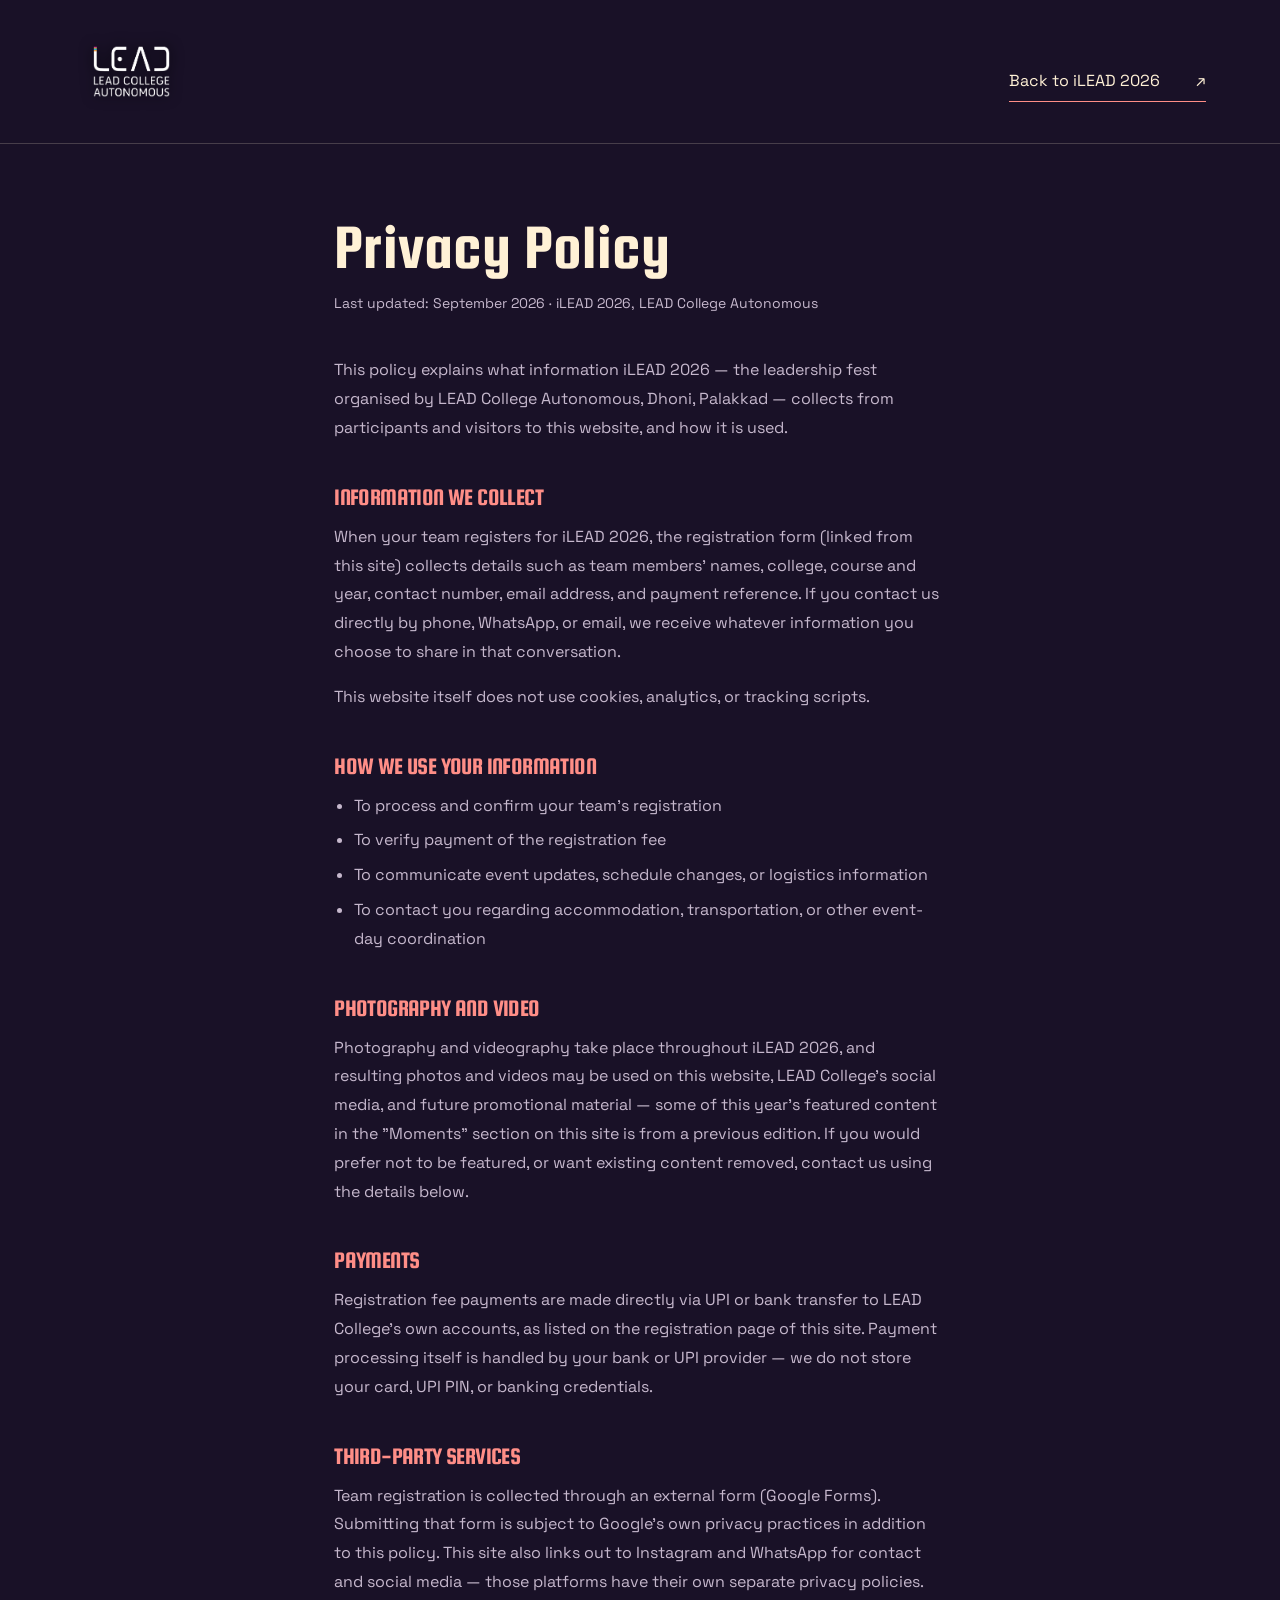
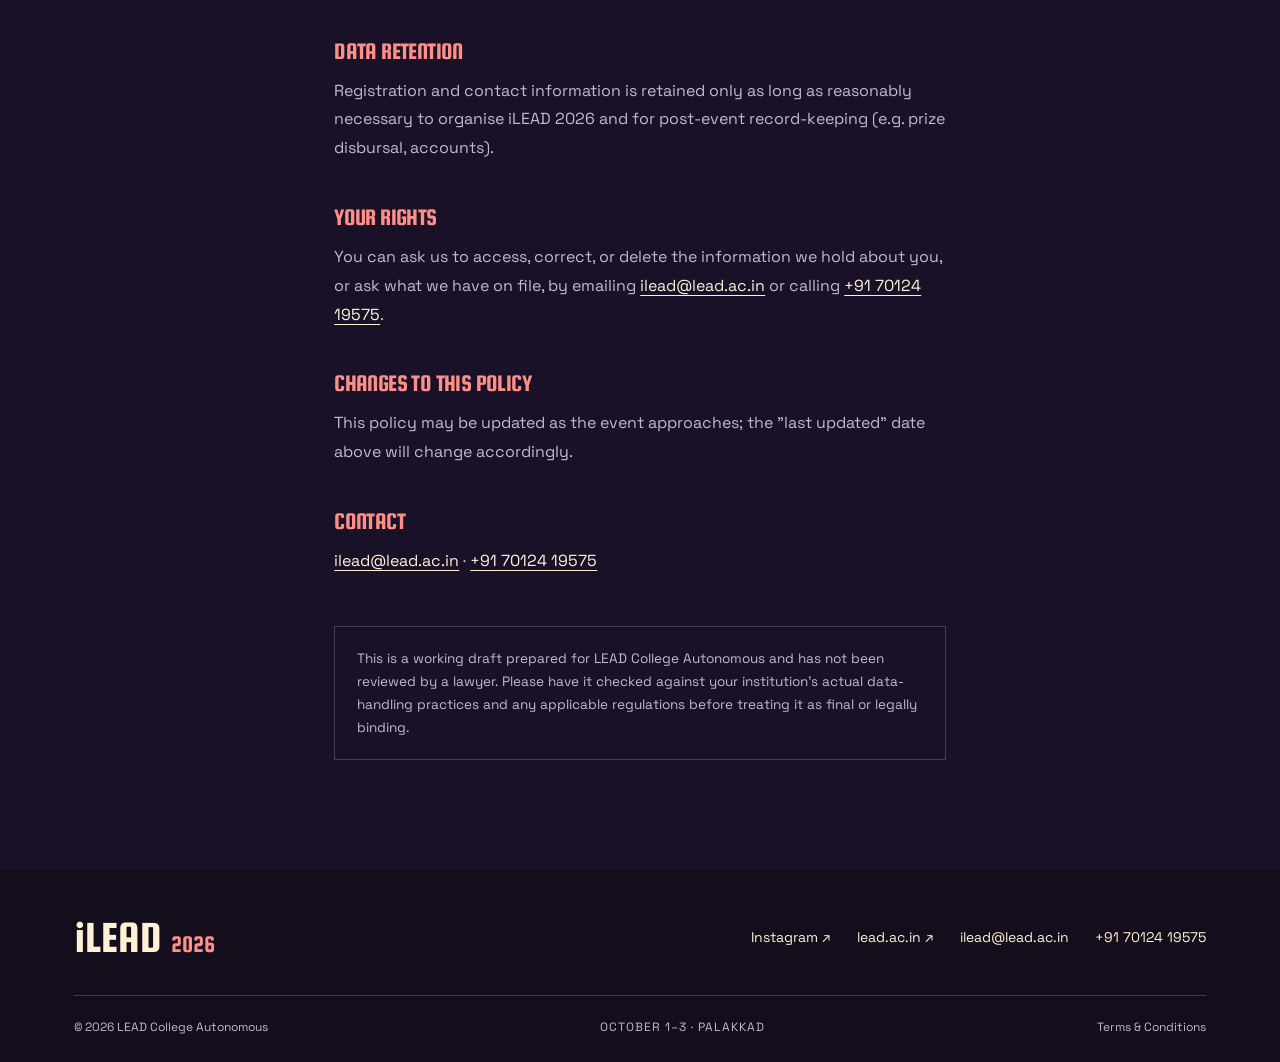
<file: privacy-policy.html>
<!doctype html>
<html lang="en">
<head>
  <meta charset="utf-8">
  <meta name="viewport" content="width=device-width, initial-scale=1">
  <meta name="theme-color" content="#191127">
  <title>Privacy Policy — iLEAD 2026</title>
  <meta name="description" content="Privacy policy for iLEAD 2026, LEAD College Autonomous's leadership fest, October 1–3, 2026.">
  <link rel="icon" type="image/svg+xml" href="data:image/svg+xml,%3Csvg xmlns='http://www.w3.org/2000/svg' viewBox='0 0 64 64'%3E%3Crect width='64' height='64' rx='14' fill='%23191127'/%3E%3Cpath d='M26 26h12v29H26z' fill='%23fff2d6'/%3E%3Ccircle cx='32' cy='15' r='7' fill='%23ff857d'/%3E%3C/svg%3E">
  <link rel="stylesheet" href="styles.css">
</head>
<body>
  <a class="skip-link" href="#main">Skip to content</a>
  <header class="legal-header">
    <a class="college-logo" href="index.html" aria-label="LEAD College Autonomous — back to iLEAD 2026"><img src="assets/lead-white.png" alt="LEAD College Autonomous" width="579" height="449"></a>
    <a class="text-link" href="index.html">Back to iLEAD 2026 <span aria-hidden="true">↗</span></a>
  </header>
  <main id="main" class="legal">
    <h1>Privacy Policy</h1>
    <p class="legal-updated">Last updated: September 2026 · iLEAD 2026, LEAD College Autonomous</p>

    <p>This policy explains what information iLEAD 2026 — the leadership fest organised by LEAD College Autonomous, Dhoni, Palakkad — collects from participants and visitors to this website, and how it is used.</p>

    <h2>Information we collect</h2>
    <p>When your team registers for iLEAD 2026, the registration form (linked from this site) collects details such as team members' names, college, course and year, contact number, email address, and payment reference. If you contact us directly by phone, WhatsApp, or email, we receive whatever information you choose to share in that conversation.</p>
    <p>This website itself does not use cookies, analytics, or tracking scripts.</p>

    <h2>How we use your information</h2>
    <ul>
      <li>To process and confirm your team's registration</li>
      <li>To verify payment of the registration fee</li>
      <li>To communicate event updates, schedule changes, or logistics information</li>
      <li>To contact you regarding accommodation, transportation, or other event-day coordination</li>
    </ul>

    <h2>Photography and video</h2>
    <p>Photography and videography take place throughout iLEAD 2026, and resulting photos and videos may be used on this website, LEAD College's social media, and future promotional material — some of this year's featured content in the "Moments" section on this site is from a previous edition. If you would prefer not to be featured, or want existing content removed, contact us using the details below.</p>

    <h2>Payments</h2>
    <p>Registration fee payments are made directly via UPI or bank transfer to LEAD College's own accounts, as listed on the registration page of this site. Payment processing itself is handled by your bank or UPI provider — we do not store your card, UPI PIN, or banking credentials.</p>

    <h2>Third-party services</h2>
    <p>Team registration is collected through an external form (Google Forms). Submitting that form is subject to Google's own privacy practices in addition to this policy. This site also links out to Instagram and WhatsApp for contact and social media — those platforms have their own separate privacy policies.</p>

    <h2>Data retention</h2>
    <p>Registration and contact information is retained only as long as reasonably necessary to organise iLEAD 2026 and for post-event record-keeping (e.g. prize disbursal, accounts).</p>

    <h2>Your rights</h2>
    <p>You can ask us to access, correct, or delete the information we hold about you, or ask what we have on file, by emailing <a href="mailto:ilead@lead.ac.in">ilead@lead.ac.in</a> or calling <a href="tel:+917012419575">+91 70124 19575</a>.</p>

    <h2>Changes to this policy</h2>
    <p>This policy may be updated as the event approaches; the "last updated" date above will change accordingly.</p>

    <h2>Contact</h2>
    <p><a href="mailto:ilead@lead.ac.in">ilead@lead.ac.in</a> · <a href="tel:+917012419575">+91 70124 19575</a></p>

    <div class="legal-note">This is a working draft prepared for LEAD College Autonomous and has not been reviewed by a lawyer. Please have it checked against your institution's actual data-handling practices and any applicable regulations before treating it as final or legally binding.</div>
  </main>
  <footer class="footer"><div class="footer-top"><a href="index.html" class="footer-wordmark" aria-label="iLEAD back to home">iLEAD <span>2026</span></a><div><a href="https://www.instagram.com/lead_college_official?stkn=MWVzd3Bpbml3MWpnZA==" target="_blank" rel="noopener noreferrer">Instagram ↗</a><a href="https://lead.ac.in" target="_blank" rel="noopener noreferrer">lead.ac.in ↗</a><a href="mailto:ilead@lead.ac.in">ilead@lead.ac.in</a><a href="tel:+917012419575">+91 70124 19575</a></div></div><div class="footer-bottom"><span>© 2026 LEAD College Autonomous</span><span>OCTOBER 1–3 · PALAKKAD</span><a href="terms.html">Terms &amp; Conditions</a></div></footer>
</body>
</html>
</file>
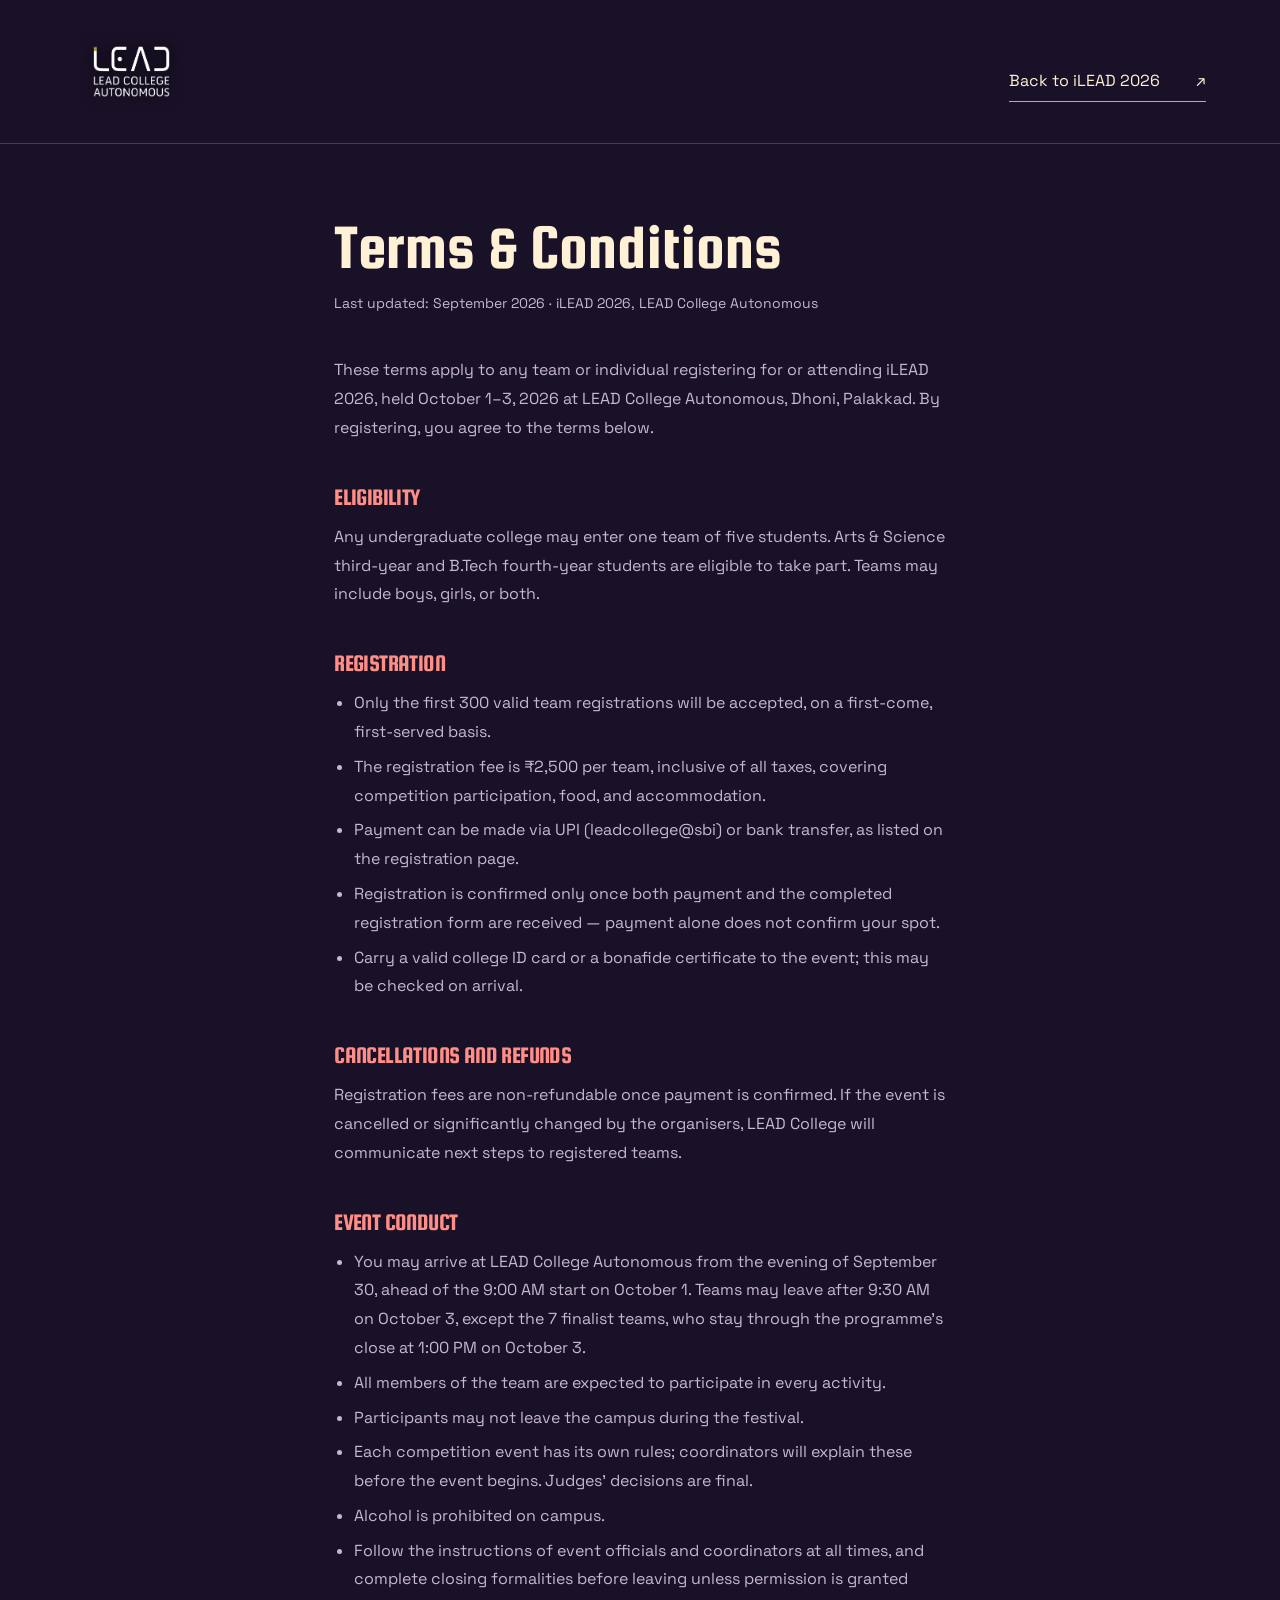
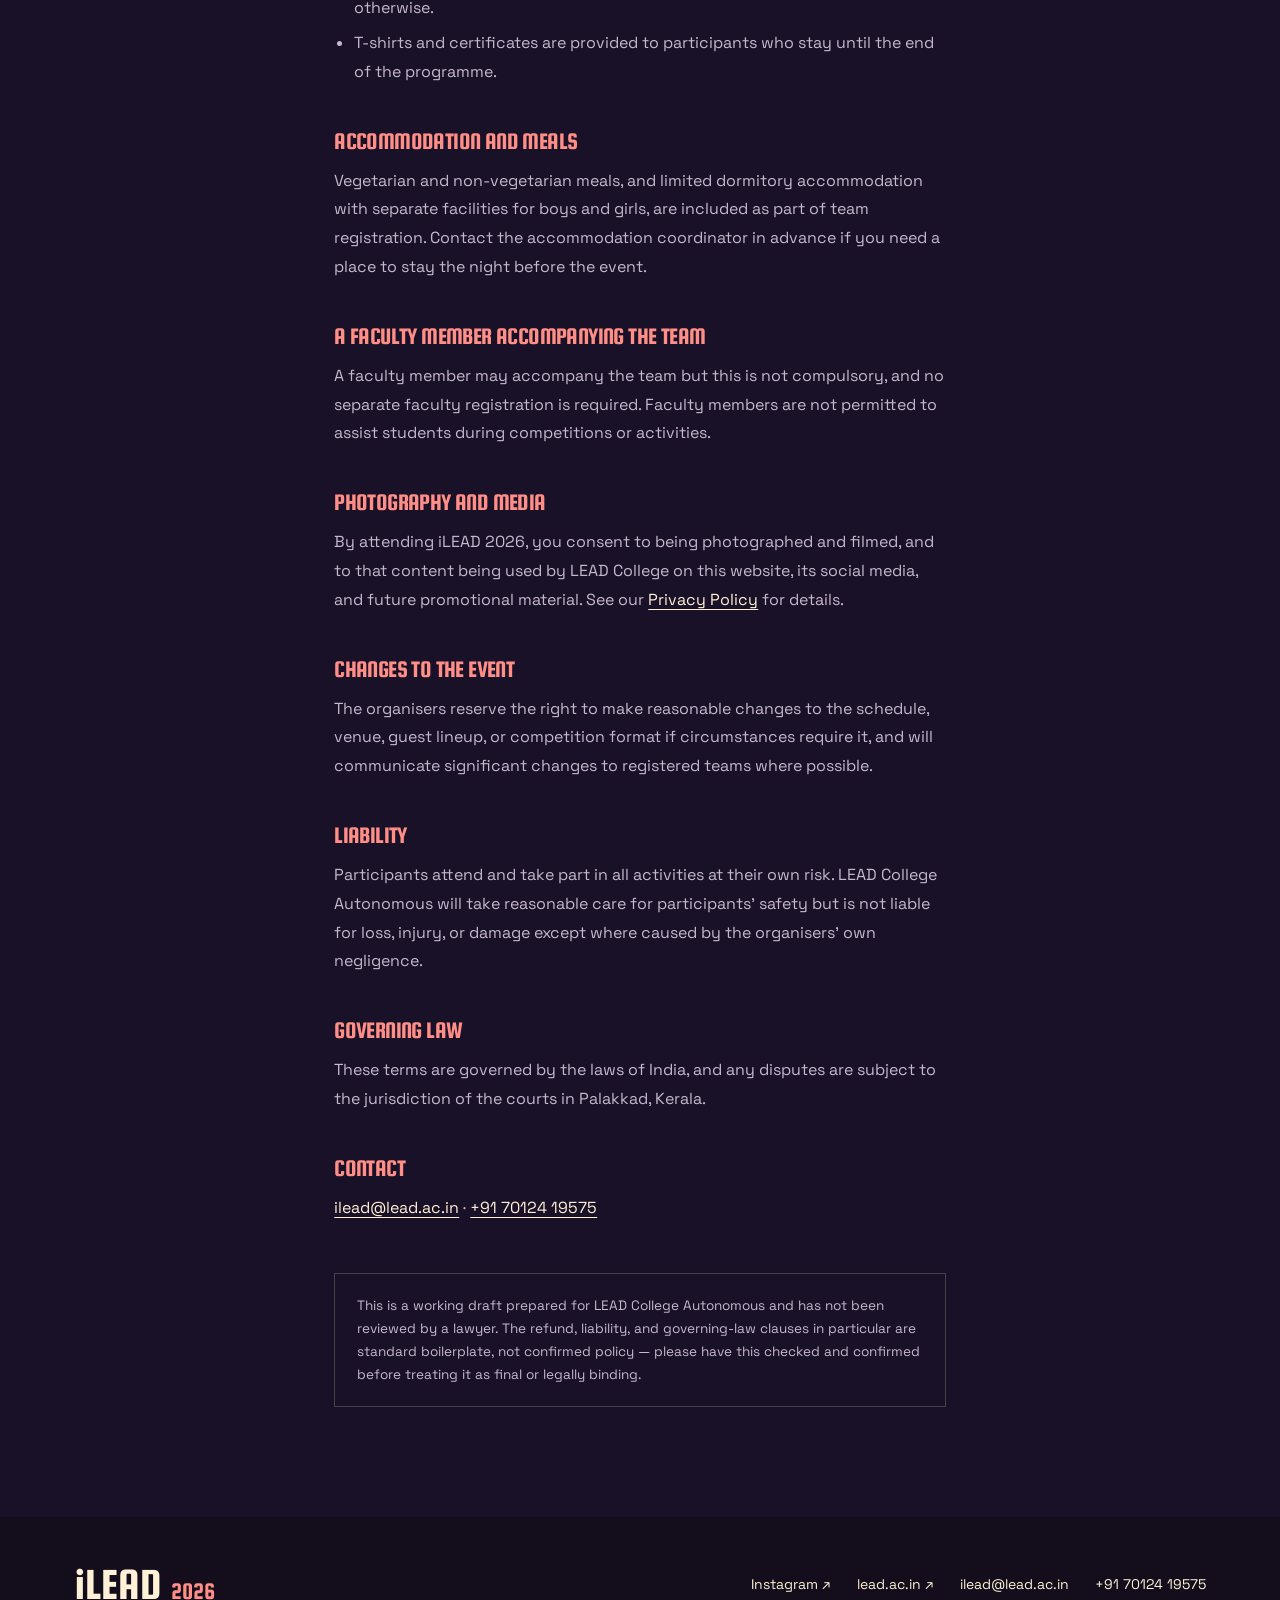
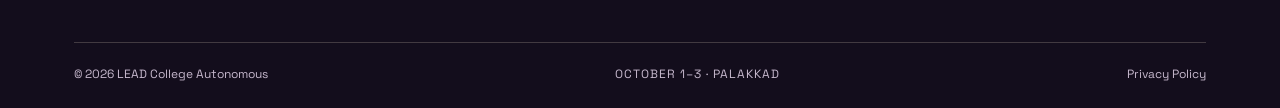
<file: terms.html>
<!doctype html>
<html lang="en">
<head>
  <meta charset="utf-8">
  <meta name="viewport" content="width=device-width, initial-scale=1">
  <meta name="theme-color" content="#191127">
  <title>Terms &amp; Conditions — iLEAD 2026</title>
  <meta name="description" content="Terms and conditions for iLEAD 2026, LEAD College Autonomous's leadership fest, October 1–3, 2026.">
  <link rel="icon" type="image/svg+xml" href="data:image/svg+xml,%3Csvg xmlns='http://www.w3.org/2000/svg' viewBox='0 0 64 64'%3E%3Crect width='64' height='64' rx='14' fill='%23191127'/%3E%3Cpath d='M26 26h12v29H26z' fill='%23fff2d6'/%3E%3Ccircle cx='32' cy='15' r='7' fill='%23ff857d'/%3E%3C/svg%3E">
  <link rel="stylesheet" href="styles.css">
</head>
<body>
  <a class="skip-link" href="#main">Skip to content</a>
  <header class="legal-header">
    <a class="college-logo" href="index.html" aria-label="LEAD College Autonomous — back to iLEAD 2026"><img src="assets/lead-white.png" alt="LEAD College Autonomous" width="579" height="449"></a>
    <a class="text-link" href="index.html">Back to iLEAD 2026 <span aria-hidden="true">↗</span></a>
  </header>
  <main id="main" class="legal">
    <h1>Terms &amp; Conditions</h1>
    <p class="legal-updated">Last updated: September 2026 · iLEAD 2026, LEAD College Autonomous</p>

    <p>These terms apply to any team or individual registering for or attending iLEAD 2026, held October 1–3, 2026 at LEAD College Autonomous, Dhoni, Palakkad. By registering, you agree to the terms below.</p>

    <h2>Eligibility</h2>
    <p>Any undergraduate college may enter one team of five students. Arts &amp; Science third-year and B.Tech fourth-year students are eligible to take part. Teams may include boys, girls, or both.</p>

    <h2>Registration</h2>
    <ul>
      <li>Only the first 300 valid team registrations will be accepted, on a first-come, first-served basis.</li>
      <li>The registration fee is ₹2,500 per team, inclusive of all taxes, covering competition participation, food, and accommodation.</li>
      <li>Payment can be made via UPI (leadcollege@sbi) or bank transfer, as listed on the registration page.</li>
      <li>Registration is confirmed only once both payment and the completed registration form are received — payment alone does not confirm your spot.</li>
      <li>Carry a valid college ID card or a bonafide certificate to the event; this may be checked on arrival.</li>
    </ul>

    <h2>Cancellations and refunds</h2>
    <p>Registration fees are non-refundable once payment is confirmed. If the event is cancelled or significantly changed by the organisers, LEAD College will communicate next steps to registered teams.</p>

    <h2>Event conduct</h2>
    <ul>
      <li>You may arrive at LEAD College Autonomous from the evening of September 30, ahead of the 9:00 AM start on October 1. Teams may leave after 9:30 AM on October 3, except the 7 finalist teams, who stay through the programme's close at 1:00 PM on October 3.</li>
      <li>All members of the team are expected to participate in every activity.</li>
      <li>Participants may not leave the campus during the festival.</li>
      <li>Each competition event has its own rules; coordinators will explain these before the event begins. Judges' decisions are final.</li>
      <li>Alcohol is prohibited on campus.</li>
      <li>Follow the instructions of event officials and coordinators at all times, and complete closing formalities before leaving unless permission is granted otherwise.</li>
      <li>T-shirts and certificates are provided to participants who stay until the end of the programme.</li>
    </ul>

    <h2>Accommodation and meals</h2>
    <p>Vegetarian and non-vegetarian meals, and limited dormitory accommodation with separate facilities for boys and girls, are included as part of team registration. Contact the accommodation coordinator in advance if you need a place to stay the night before the event.</p>

    <h2>A faculty member accompanying the team</h2>
    <p>A faculty member may accompany the team but this is not compulsory, and no separate faculty registration is required. Faculty members are not permitted to assist students during competitions or activities.</p>

    <h2>Photography and media</h2>
    <p>By attending iLEAD 2026, you consent to being photographed and filmed, and to that content being used by LEAD College on this website, its social media, and future promotional material. See our <a href="privacy-policy.html">Privacy Policy</a> for details.</p>

    <h2>Changes to the event</h2>
    <p>The organisers reserve the right to make reasonable changes to the schedule, venue, guest lineup, or competition format if circumstances require it, and will communicate significant changes to registered teams where possible.</p>

    <h2>Liability</h2>
    <p>Participants attend and take part in all activities at their own risk. LEAD College Autonomous will take reasonable care for participants' safety but is not liable for loss, injury, or damage except where caused by the organisers' own negligence.</p>

    <h2>Governing law</h2>
    <p>These terms are governed by the laws of India, and any disputes are subject to the jurisdiction of the courts in Palakkad, Kerala.</p>

    <h2>Contact</h2>
    <p><a href="mailto:ilead@lead.ac.in">ilead@lead.ac.in</a> · <a href="tel:+917012419575">+91 70124 19575</a></p>

    <div class="legal-note">This is a working draft prepared for LEAD College Autonomous and has not been reviewed by a lawyer. The refund, liability, and governing-law clauses in particular are standard boilerplate, not confirmed policy — please have this checked and confirmed before treating it as final or legally binding.</div>
  </main>
  <footer class="footer"><div class="footer-top"><a href="index.html" class="footer-wordmark" aria-label="iLEAD back to home">iLEAD <span>2026</span></a><div><a href="https://www.instagram.com/lead_college_official?stkn=MWVzd3Bpbml3MWpnZA==" target="_blank" rel="noopener noreferrer">Instagram ↗</a><a href="https://lead.ac.in" target="_blank" rel="noopener noreferrer">lead.ac.in ↗</a><a href="mailto:ilead@lead.ac.in">ilead@lead.ac.in</a><a href="tel:+917012419575">+91 70124 19575</a></div></div><div class="footer-bottom"><span>© 2026 LEAD College Autonomous</span><span>OCTOBER 1–3 · PALAKKAD</span><a href="privacy-policy.html">Privacy Policy</a></div></footer>
</body>
</html>
</file>
<file: styles.css>
@font-face{font-family:'Squada One';src:url('assets/squada-one.woff') format('woff');font-weight:400;font-style:normal;font-display:swap}
@font-face{font-family:'Space Grotesk';src:url('assets/space-grotesk-400.woff') format('woff');font-weight:400 500;font-style:normal;font-display:swap}
@font-face{font-family:'Space Grotesk';src:url('assets/space-grotesk-700.woff') format('woff');font-weight:600 700;font-style:normal;font-display:swap}
:root{--ink:#191127;--dark:#17101f;--cream:#fff1d6;--coral:#ff8e87;--pink:#f57bb5;--muted:#c6b8cd;--line:rgba(255,241,214,.2);--heading:'Squada One','Arial Narrow',sans-serif;--body:'Space Grotesk',Arial,sans-serif}
*{box-sizing:border-box}html{scroll-behavior:smooth;scroll-padding-top:110px}body{margin:0;background:var(--ink);color:var(--cream);font-family:var(--body);font-size:1rem;line-height:1.55}a{color:inherit;text-decoration:none}button{font:inherit}a,button{-webkit-tap-highlight-color:transparent}button,a{touch-action:manipulation}img{display:block;max-width:100%;height:auto}h1,h2,h3,p,figure{margin:0}h2,h3{font-family:var(--heading);font-weight:400;line-height:1}h2{font-size:clamp(3.6rem,6.5vw,6.5rem);letter-spacing:-.025em;text-transform:uppercase}h2 em{font-style:normal;color:var(--coral)}p{max-width:65ch}a:focus-visible,button:focus-visible{outline:3px solid var(--cream);outline-offset:6px}.skip-link{position:fixed;top:-100px;left:20px;z-index:100;background:var(--cream);color:var(--ink);padding:12px 18px}.skip-link:focus{top:10px}.section-pad{padding:90px max(5.8vw,24px)}section[id]{scroll-margin-top:100px}.eyebrow,.section-kicker{font-size:.875rem;letter-spacing:.13em;text-transform:uppercase}.section-kicker{display:flex;justify-content:space-between;gap:20px;color:var(--muted);margin-bottom:50px}.button{display:inline-flex;align-items:center;justify-content:space-between;gap:40px;min-height:56px;padding:16px 25px;font-weight:600;font-size:1rem;transition:transform .2s,background .2s;border:1px solid transparent}.button:hover{transform:translateY(-3px)}.button span{font-size:1.4rem;line-height:1}.button-cream{background:var(--cream);color:var(--ink)}.button-cream:hover{background:#fff}.button-outline{border-color:var(--line)}.button-outline:hover{background:var(--cream);color:var(--ink)}.button-dark{background:var(--ink);color:var(--cream)}.button-dark:hover{background:#30203f}
.site-header{height:106px;padding:0 4.3vw;display:flex;align-items:center;justify-content:space-between;gap:28px;position:absolute;top:0;left:0;right:0;z-index:20;border-bottom:1px solid rgba(255,255,255,.2);background:linear-gradient(#171026bb,#17102620)}.college-logo{width:115px;flex-shrink:0}.college-logo img{width:100%;height:95px;object-fit:contain}.desktop-nav{display:flex;align-items:center;gap:32px;font-size:.925rem}.desktop-nav a{transition:color .2s}.desktop-nav a:hover{color:var(--coral)}.header-cta{font-size:.925rem;padding:12px 20px;border:1px solid var(--cream);display:flex;gap:28px;align-items:center}.header-cta:hover{background:var(--cream);color:var(--ink)}.menu-toggle{display:none}.mobile-nav[hidden]{display:none}
.hero{position:relative;min-height:max(860px,100svh);height:auto;isolation:isolate;overflow:hidden;background:#4d304c}.hero-art{position:absolute;inset:-2%;z-index:-3;background:url('assets/campus-sunset.webp') center 55%/cover no-repeat;transform:translate3d(var(--pointer-x,0px),var(--pointer-y,0px),0) scale(1.03);transition:transform 1.2s ease-out;will-change:transform}.hero-shade{position:absolute;inset:0;z-index:-2;background:linear-gradient(90deg,rgba(32,16,41,.63) 0%,rgba(31,14,34,.25) 54%,rgba(31,14,34,.02) 85%),linear-gradient(0deg,#191127f5 0%,#19112730 33%,#19112710 72%,#191127a8 100%)}.hero-inner{min-height:max(860px,100svh);padding:141px 5.8vw 100px;display:flex;flex-direction:column}.hero-topline{display:flex;justify-content:space-between;align-items:center;gap:25px;font-size:.8rem;letter-spacing:.12em}.date-chip{border:1px solid rgba(255,241,214,.65);padding:9px 15px;font-size:.875rem;white-space:nowrap}.hero-title-wrap{margin-top:28px;width:max-content;max-width:100%;position:relative}.hero-title-wrap>.eyebrow{letter-spacing:.28em;font-size:1rem;margin-bottom:12px}.hero h1{display:flex;flex-direction:column;position:relative;width:fit-content;line-height:.79;font-family:var(--heading);font-weight:400;letter-spacing:-.025em;padding-bottom:5px}.ilead-word{font-size:clamp(9rem,19.2vw,19rem);display:block;background:linear-gradient(#fff9dc 22%,#ffe2b8 69%,#febbc1);background-clip:text;color:transparent;filter:drop-shadow(3px 7px 0 #53285160);line-height:.92}.year{font-size:clamp(4.7rem,9.4vw,9.5rem);align-self:flex-end;color:var(--pink);font-style:italic;-webkit-text-stroke:1px var(--cream);text-shadow:4px 6px 0 #2f163e;letter-spacing:-.01em;margin-top:-.02em;line-height:.92;padding-right:15px}.hero-tagline{font-size:clamp(1.4rem,2.35vw,2.2rem);margin-top:18px;letter-spacing:-.03em}.hero-bottom{margin-top:auto;display:flex;align-items:flex-end;justify-content:space-between;gap:30px;padding-top:30px}.hero-intro{color:#eadfe7;font-size:1.05rem;line-height:1.6;margin-bottom:23px}.location-stamp{display:flex;gap:16px;align-items:center;padding-bottom:8px}.crosshair{font-size:3rem;color:var(--coral);line-height:1}.location-stamp div{display:flex;flex-direction:column}.location-stamp span:not(.crosshair){font-size:.75rem;letter-spacing:.15em;color:var(--coral);margin-bottom:6px}.location-stamp strong{font-family:var(--heading);font-size:1.45rem;letter-spacing:.06em}.location-stamp small{font-size:.875rem;color:var(--muted)}.hero-caption{position:absolute;bottom:25px;right:5.8vw;font-size:.75rem;letter-spacing:.17em;color:#d0c0cf}.festival-strip{background:var(--coral);color:var(--ink);overflow:hidden;padding:20px 0}.festival-strip>div{display:flex;justify-content:space-around;align-items:center;gap:24px;width:100%;min-width:1000px;font-family:var(--heading);font-size:1.45rem;line-height:1;letter-spacing:.03em;padding:0 30px}.strip-star{font-size:1.5rem}
.intro{background:var(--ink)}.intro-layout{display:grid;grid-template-columns:1.1fr 1fr;gap:7vw;align-items:center}.intro-copy{font-size:1.15rem;color:#d8cadb}.intro-copy p+p{margin-top:23px;color:var(--coral)}.stats{display:grid;grid-template-columns:repeat(3,1fr);margin-top:58px;border-top:1px solid var(--line);padding-top:40px}.stats>div{display:flex;flex-direction:column;border-right:1px solid var(--line);padding-left:4vw}.stats>div:first-child{padding-left:0}.stats>div:last-child{border:0}.stats strong{font-family:var(--heading);font-size:clamp(4rem,6.6vw,6.4rem);line-height:1.1}.stats strong span{color:var(--coral)}.stats>div>span{font-size:.8rem;letter-spacing:.12em;color:var(--muted);margin-top:9px}.experience{background:#21162e;border-top:1px solid var(--line)}.section-heading{display:flex;justify-content:space-between;align-items:flex-end;margin-bottom:45px;gap:30px}.section-heading>p{font-size:1.1rem;color:#d8cadb;padding-bottom:8px}.crew-art{position:relative;height:420px;overflow:hidden;background:#44304a}.crew-art:after{content:'';position:absolute;inset:40% 0 0;background:linear-gradient(transparent,#17101fc9)}.crew-art img{width:100%;height:100%;object-fit:cover;object-position:50% 47%}.crew-art figcaption{position:absolute;left:32px;bottom:28px;font-family:var(--heading);font-size:clamp(1.5rem,3vw,2.75rem);letter-spacing:.015em;z-index:1;max-width:80%}.art-label{position:absolute;right:22px;top:22px;font-size:.8rem;letter-spacing:.1em;border:1px solid #fff1d670;padding:7px 12px;z-index:1;background:#19112770}.experience-grid{display:grid;grid-template-columns:repeat(4,1fr)}.experience-grid article{padding:28px 24px 12px;border-right:1px solid var(--line);display:flex;flex-direction:column;align-items:flex-start}.experience-grid article:first-child{padding-left:0}.experience-grid article:last-child{padding-right:0;border:0}.event-no{font-family:var(--heading);font-size:1.65rem;color:var(--coral);margin-bottom:25px}.event-tag{font-size:.75rem;letter-spacing:.08em;color:var(--muted);display:block;min-height:36px}.experience-grid h3{font-size:clamp(2rem,2.6vw,3rem);text-transform:uppercase;margin:8px 0 19px}.experience-grid p{font-size:1rem;color:var(--muted)}
.prizes{background:var(--cream);color:var(--ink);position:relative;overflow:hidden}.prizes .section-kicker{color:#725967}.prize-top{display:flex;align-items:center;justify-content:space-between;gap:30px;margin-bottom:40px}.prize-top h2{font-size:clamp(6rem,14vw,13.5rem);line-height:1.05;color:var(--ink);white-space:nowrap}.prize-top h2 .rupee{font-size:.55em;vertical-align:15%;font-family:var(--body)}.prize-top h2 span:last-child{font-size:.6em}.prize-top>p{font-size:1.3rem;line-height:1.6}.prize-top>p em{font-style:normal;color:#915469}.prize-grid{display:grid;grid-template-columns:repeat(3,1fr);border-top:1px solid #19112740}.prize-grid>div{display:flex;flex-direction:column;border-right:1px solid #19112740;padding:28px 0 0 35px}.prize-grid>div:first-child{padding-left:0}.prize-grid>div:last-child{border:0}.prize-grid>div>span{font-size:.8rem;letter-spacing:.11em;color:#684d60}.prize-grid strong{font-family:var(--heading);font-size:clamp(2.1rem,3.6vw,3.7rem);line-height:1.4}.first-prize strong{color:#ad3e68}.prize-tiers{margin-top:32px;padding-top:28px;border-top:1px solid #19112740}.prize-tiers .eyebrow{font-size:.8rem;letter-spacing:.11em;color:#684d60;margin:0 0 16px}.prize-tiers ul{list-style:none;margin:0;padding:0;display:flex;flex-wrap:wrap;gap:16px 44px}.prize-tiers li{display:flex;align-items:baseline;gap:10px}.prize-tiers li strong{font-family:var(--heading);font-size:1.6rem;color:#ad3e68}.prize-tiers li span{font-size:.95rem;color:#5c4655}.prize-tiers-total{margin-top:20px;padding-top:18px;border-top:1px dashed #19112740;display:flex;align-items:baseline;gap:12px}.prize-tiers-total span{font-size:.8rem;letter-spacing:.11em;color:#684d60;text-transform:uppercase}.prize-tiers-total strong{font-family:var(--heading);font-size:2rem;color:var(--ink)}.winners .section-heading{margin-bottom:35px}.winners-years{display:flex;gap:10px;margin-bottom:24px}.winners-year{font:inherit;background:none;border:1px solid var(--line);color:var(--muted);padding:8px 20px;border-radius:999px;cursor:pointer;font-size:.8rem;letter-spacing:.1em;text-transform:uppercase;transition:background .2s ease,color .2s ease,border-color .2s ease}.winners-year:hover{border-color:var(--coral);color:var(--cream)}.winners-year.is-active{background:var(--coral);border-color:var(--coral);color:var(--ink)}.winners-track{display:flex;overflow-x:auto;scroll-snap-type:x mandatory;-webkit-overflow-scrolling:touch;border-top:1px solid var(--line);scrollbar-width:none}.winners-track::-webkit-scrollbar{display:none}.winners-panel{flex:0 0 100%;scroll-snap-align:start;min-width:0}.winners-table{width:100%;border-collapse:collapse;min-width:560px}.winners-table th{text-align:left;font-size:.8rem;letter-spacing:.11em;color:var(--muted);text-transform:uppercase;padding:14px 20px;border-bottom:1px solid var(--line)}.winners-table td{padding:18px 20px;border-bottom:1px solid var(--line);font-size:1.05rem}.winners-table td:first-child{white-space:nowrap;display:flex;align-items:center;gap:10px}.medal{font-size:1.3rem;line-height:1}.winners-table tbody tr:hover{background:#ffffff0a}
.participate-layout{display:grid;grid-template-columns:1.2fr 1fr;gap:7vw;align-items:center}.participate-layout>div>p{color:var(--muted);margin-top:28px;font-size:1.05rem}.text-link{display:inline-flex;gap:36px;margin-top:28px;padding-bottom:8px;border-bottom:1px solid var(--coral);color:var(--cream)}.text-link:hover{color:var(--coral)}.eligibility{border:1px solid #80506f;padding:30px}.eligibility .eyebrow{margin-top:0;color:var(--coral);font-size:.8rem;margin-bottom:22px}.eligibility>div:not(.team-count){display:flex;align-items:center;justify-content:space-between;padding:20px 0;border-top:1px solid var(--line);gap:20px}.eligibility strong{font-weight:400;color:var(--coral)}.team-count{display:flex;align-items:center;gap:28px;margin-top:10px;padding-top:15px;border-top:1px solid var(--line)}.team-count strong{font-family:var(--heading);font-size:5rem;line-height:1;color:var(--cream)}.team-count span{font-size:.8rem;letter-spacing:.1em;color:var(--muted)}
.venue{display:grid;grid-template-columns:1fr 1fr;background:#2b1c36}.venue-photo{height:660px;position:relative;overflow:hidden}.venue-photo img{width:100%;height:100%;object-fit:cover;object-position:50% 43%}.venue-photo>span{position:absolute;bottom:28px;left:30px;background:var(--ink);color:var(--cream);font-size:.75rem;letter-spacing:.15em;padding:9px 15px}.venue-copy{padding:65px 5.8vw;display:flex;flex-direction:column;align-items:flex-start;justify-content:center}.venue-copy>.section-kicker{margin-bottom:35px}.venue-name{font-size:1.25rem;margin-top:25px}.venue-name span{font-size:.875rem;color:var(--muted)}.venue-copy>p:not(.venue-name):not(.section-kicker){color:var(--muted);margin-top:10px}.venue-date{display:flex;gap:22px;align-items:center;margin:28px 0}.venue-date strong{font-family:var(--heading);font-size:3rem;line-height:1}.venue-date span{font-size:.8rem;line-height:1.35;letter-spacing:.08em;color:var(--coral)}
.registered{background:var(--ink);border-top:1px solid var(--line)}.registered-stats{display:flex;gap:50px;margin-bottom:36px}.registered-stats>div{display:flex;flex-direction:column}.registered-stats strong{font-family:var(--heading);font-weight:400;font-size:clamp(2.6rem,4.4vw,4rem);line-height:1;color:var(--coral)}.registered-stats-label{font-size:.8rem;letter-spacing:.1em;color:var(--muted);margin-top:8px;display:block}.college-list{max-height:430px;overflow-y:hidden;overflow-x:auto;-webkit-overflow-scrolling:touch;position:relative;border-top:1px solid var(--line)}.college-list:not(.is-expanded):after{content:'';position:absolute;left:0;right:0;bottom:0;height:90px;background:linear-gradient(transparent,var(--ink))}.college-list.is-expanded{max-height:none}.college-table{min-width:0}.college-table th:first-child,.college-table td:first-child{width:56px;color:var(--muted)}.college-table td:nth-child(2){color:var(--cream)}.college-table td:last-child{color:var(--muted);white-space:nowrap}.college-toggle{margin-top:30px}
.registration{background:linear-gradient(115deg,#ffb08c 0%,#ff9791 45%,#e893c0 100%);color:var(--ink);display:flex;align-items:center;justify-content:space-between;position:relative;overflow:hidden}.registration .eyebrow{margin-bottom:25px}.registration h2{font-size:clamp(4rem,7.8vw,8rem);position:relative;z-index:1}.registration h2 em{color:#683148}.registration p:not(.eyebrow){margin:27px 0;font-size:1.1rem;position:relative;z-index:1}.registration .button{position:relative;z-index:1}.registration-mark{font-family:var(--heading);font-size:33rem;line-height:.8;letter-spacing:-.06em;position:absolute;right:8vw;bottom:-20px;opacity:.13;transform:rotate(8deg);pointer-events:none}.registration-mark span{font-size:.23em;position:absolute;bottom:35px;left:60px;letter-spacing:-.025em;transform:rotate(-8deg);color:var(--ink)}.footer{padding:45px 5.8vw 25px;background:#130d1c}.footer-top{display:flex;justify-content:space-between;gap:30px;align-items:center;padding-bottom:35px;border-bottom:1px solid var(--line)}.footer-wordmark{font-family:var(--heading);font-size:2.8rem;line-height:1}.footer-wordmark span{color:var(--coral);font-size:1.5rem}.footer-top>div{display:flex;gap:28px;font-size:.875rem}.footer-top a:hover,.footer-bottom a:hover{color:var(--coral)}.footer-bottom{display:flex;justify-content:space-between;gap:25px;font-size:.75rem;color:var(--muted);margin-top:22px}.footer-bottom>span:nth-child(2){letter-spacing:.08em}
@media(min-width:1500px){.section-pad{padding-left:max(5.8vw,calc((100vw - 1350px)/2));padding-right:max(5.8vw,calc((100vw - 1350px)/2))}}
@media(max-width:1100px){.desktop-nav{gap:20px}.hero{min-height:800px}.hero-inner{min-height:800px}.hero-title-wrap{margin-top:65px}.site-header{gap:18px}.experience-grid article{padding-left:18px;padding-right:18px}.venue-photo{height:640px}.venue-copy{padding:50px 40px}.prize-top>p{font-size:1.1rem}}
@media(max-width:800px){.section-pad{padding:65px 25px}.section-kicker{margin-bottom:35px;font-size:.75rem}.section-kicker>span:last-child{font-size:.75rem}.site-header{height:86px;padding:0 22px}.college-logo{width:93px}.college-logo img{height:78px}.desktop-nav{display:none}.header-cta{margin-left:auto;font-size:.875rem;padding:10px 16px;gap:20px}.menu-toggle{display:flex;width:42px;height:44px;flex-direction:column;justify-content:center;align-items:center;gap:6px;background:none;color:var(--cream);border:0;padding:8px}.menu-toggle span{height:2px;width:23px;background:currentColor;transition:transform .2s}.menu-toggle[aria-expanded=true] span:first-child{transform:translateY(4px) rotate(45deg)}.menu-toggle[aria-expanded=true] span:last-child{transform:translateY(-4px) rotate(-45deg)}.mobile-nav{display:flex;flex-direction:column;position:absolute;top:86px;left:0;right:0;background:#191127fa;padding:16px 25px 24px;border-bottom:1px solid var(--line)}.mobile-nav a{padding:13px 0;font-size:1.1rem;border-bottom:1px solid var(--line)}.mobile-nav a:last-child{border:0;color:var(--coral)}.hero{height:auto;min-height:860px}.hero-inner{padding:116px 25px 58px;min-height:860px}.hero-topline{font-size:.75rem;gap:12px;align-items:flex-start}.hero-topline>span:first-child{max-width:210px}.date-chip{font-size:.75rem;padding:7px 10px;letter-spacing:.07em}.hero-title-wrap{margin-top:47px}.hero-title-wrap>.eyebrow{font-size:.8rem}.ilead-word{font-size:25vw}.year{font-size:12vw}.hero-tagline{font-size:1.6rem}.hero-art{background-position:59% 50%}.hero-shade{background:linear-gradient(0deg,#191127 0%,#19112775 30%,#1911270d 70%,#1911279e 100%),linear-gradient(90deg,#24122f70,transparent)}.hero-bottom{gap:18px}.hero-intro{font-size:1rem}.location-stamp{gap:8px}.location-stamp strong{font-size:1.1rem}.crosshair{font-size:2.5rem}.location-stamp small{font-size:.75rem}.hero-caption{right:25px;font-size:.75rem;bottom:20px}.intro-layout{gap:35px;grid-template-columns:1fr 1fr}.intro-copy{font-size:1rem}.stats strong{font-size:3.8rem}.stats>div>span{font-size:.75rem;letter-spacing:.07em}.section-heading>p{font-size:1rem}.crew-art{height:370px}.experience-grid{grid-template-columns:repeat(2,1fr)}.experience-grid article{padding:26px 24px 30px;border-bottom:1px solid var(--line)}.experience-grid article:nth-child(2){border-right:0}.experience-grid article:nth-child(3){padding-left:0;border-bottom:0}.experience-grid article:last-child{padding-left:24px}.experience-grid h3{font-size:2.5rem}.event-no{margin-bottom:15px}.event-tag{min-height:0}.prize-top{align-items:flex-start;flex-direction:column;gap:12px}.prize-top h2{font-size:7.5rem}.prize-top>p{font-size:1rem}.prize-grid>div{padding-left:18px}.prize-grid strong{font-size:2.5rem}.prize-grid>div>span{font-size:.75rem;letter-spacing:.06em}.participate-layout{gap:30px;grid-template-columns:1fr 1fr}.participate h2{font-size:3.5rem}.eligibility{padding:22px}.eligibility>div:not(.team-count){flex-direction:column;align-items:flex-start;gap:5px}.venue{grid-template-columns:1fr 1fr}.venue-photo{height:620px}.venue-copy{padding:40px 27px}.venue-copy h2{font-size:3.5rem}.venue-name{font-size:1.1rem}.venue-copy .button{padding:14px 18px;gap:20px}.registration-mark{right:2vw;font-size:28rem}.registered-stats{gap:30px}.registered-stats strong{font-size:2.8rem}.college-table td,.college-table th{padding:14px 16px;font-size:.9rem}.footer-top{align-items:flex-start}.footer-top>div{flex-direction:column;gap:12px}.footer-bottom{flex-wrap:wrap}.footer-bottom>span:nth-child(2){display:none}}
@media(max-width:520px){h2{font-size:3.6rem}.section-kicker>span:last-child{display:none}.hero{height:auto;min-height:850px}.hero-inner{min-height:850px}.hero-title-wrap{margin-top:50px}.hero-topline>span:first-child{max-width:155px;font-size:.75rem}.hero-topline .date-chip{font-size:.75rem}.hero h1{max-width:100%}.ilead-word{font-size:27vw}.year{font-size:16vw}.hero-title-wrap>.eyebrow{font-size:.75rem;letter-spacing:.2em}.hero-tagline{font-size:1.4rem;margin-top:16px}.hero-art{background-position:59% 56%}.hero-bottom{flex-direction:column;align-items:flex-start;gap:25px}.hero-intro{max-width:260px;line-height:1.5;margin-bottom:18px}.hero-bottom .button{min-height:52px;padding:12px 20px}.location-stamp{border-top:1px solid var(--line);width:100%;padding-top:20px}.location-stamp div{display:grid;grid-template-columns:auto auto;column-gap:14px;align-items:center}.location-stamp span:not(.crosshair){grid-column:1 / -1;font-size:.75rem;margin-bottom:3px}.location-stamp strong{font-size:1.05rem}.location-stamp small{font-size:.75rem}.crosshair{font-size:2rem}.hero-caption{font-size:.75rem}.festival-strip{padding:18px 0}.festival-strip>div{font-size:1.25rem}.intro-layout{grid-template-columns:1fr;gap:28px}.stats{padding-top:25px;margin-top:35px;gap:10px}.stats>div{padding-left:10px}.stats strong{font-size:3.4rem}.stats>div>span{font-size:.75rem;line-height:1.5;max-width:95px}.section-heading{align-items:flex-start;flex-direction:column;gap:20px}.crew-art{height:340px;margin-left:-25px;margin-right:-25px}.crew-art img{object-position:49% 50%}.crew-art figcaption{left:25px;font-size:1.75rem;max-width:75%;bottom:24px;line-height:1.1}.art-label{font-size:.75rem;right:18px;top:18px}.experience-grid article{padding-left:18px;padding-right:16px}.experience-grid article:last-child{padding-left:18px}.experience-grid h3{font-size:2.15rem}.event-tag{font-size:.75rem;letter-spacing:.03em;min-height:32px}.experience-grid p{font-size:.925rem}.prize-top h2{font-size:6.5rem}.prize-grid{grid-template-columns:1fr}.prize-grid>div,.prize-grid>div:first-child{padding:20px 0;border-right:0;border-bottom:1px solid #19112740;flex-direction:row;align-items:center;gap:15px;justify-content:space-between}.prize-grid>div:last-child{padding-bottom:0}.prize-grid strong{font-size:2.35rem}.prize-grid>div>span{font-size:.75rem}.participate-layout{grid-template-columns:1fr;gap:40px}.eligibility>div:not(.team-count){flex-direction:row;align-items:center}.venue{grid-template-columns:1fr}.venue-photo{height:430px}.venue-copy{padding:50px 25px}.venue-copy h2{font-size:4rem}.venue-name{font-size:1.2rem}.registration h2{font-size:3.85rem}.registration .button{gap:22px;padding:15px 20px;font-size:.95rem}.registration-mark{font-size:25rem;right:-35px;bottom:-30px;opacity:.07}.footer{padding:35px 25px 25px}.footer-wordmark{font-size:2.4rem}.footer-wordmark span{display:block;margin-top:8px;font-size:1.25rem}.footer-top>div{font-size:.8rem}.footer-bottom{font-size:.75rem}.footer-bottom>span:first-child{max-width:210px}.footer-bottom>a{margin-left:auto}}
@media(prefers-reduced-motion:reduce){html{scroll-behavior:auto}*,*::before,*::after{animation:none!important;transition:none!important}.hero-art{transform:none;will-change:auto}}

/* Guest portraits and layered festival artwork. */
.desktop-nav{gap:25px;font-size:.875rem}.header-cta{white-space:nowrap}.stats strong,.team-count strong,.venue-date strong,.prize-grid strong,.location-stamp strong{font-weight:400}
.hero-inner{position:relative;z-index:2;pointer-events:none}.hero-inner a{pointer-events:auto}.hero-topline{position:relative;z-index:3}.hero:after{content:'';position:absolute;inset:auto 0 0;height:260px;background:linear-gradient(transparent,#191127df);z-index:1;pointer-events:none}.hero-title-wrap{max-width:85%}.ilead-word{font-size:clamp(9rem,18vw,18rem)}.year{font-size:clamp(4.7rem,8.7vw,8.7rem)}.location-stamp{background:#191127a8;padding:13px 18px;border-left:2px solid var(--coral);backdrop-filter:blur(8px)}.hero-stat{position:absolute;left:50%;bottom:64px;translate:-50% 0;display:inline-flex;align-items:center;gap:14px;background:linear-gradient(115deg,#ffb08c 0%,#ff9791 45%,#e893c0 100%);color:var(--ink);padding:7px 14px;overflow:hidden;box-shadow:0 10px 24px -12px #00000080;clip-path:polygon(0 0,calc(100% - 14px) 0,100% 14px,100% 100%,0 100%);transform:perspective(1100px) rotateX(var(--tilt-x,0deg)) rotateY(var(--tilt-y,0deg));transform-style:preserve-3d;transition:transform .5s cubic-bezier(.2,.7,.2,1),box-shadow .3s ease;z-index:5}.hero-stat:before{content:'';position:absolute;inset:0;background:radial-gradient(circle at var(--glow-x,50%) var(--glow-y,50%),#ffffff70,transparent 62%);opacity:0;transition:opacity .35s ease;pointer-events:none}.hero-stat:hover{box-shadow:0 26px 55px -14px #000000a0}.hero-stat:hover:before{opacity:1}.hero-stat-figures{display:flex;gap:22px;transform:translateZ(20px)}.hero-stat-figures div{display:flex;flex-direction:column}.hero-stat-figures strong{font-family:var(--heading);font-size:1.8rem;font-weight:400;letter-spacing:.01em;color:var(--ink);line-height:1}.hero-stat-label{font-size:.7rem;letter-spacing:.1em;text-transform:uppercase;color:#19112799;margin-top:5px;display:block}.hero-stat-cta{display:flex;align-items:center;gap:7px;font-size:.8rem;font-weight:600;letter-spacing:.06em;color:var(--ink);white-space:nowrap;padding-left:20px;border-left:1px solid #19112733;transform:translateZ(20px)}.hero-controls{position:absolute;bottom:20px;left:5.8vw;right:5.8vw;display:flex;align-items:center;justify-content:flex-end;gap:20px;z-index:4}.guest-jump{font-size:.875rem;padding:10px 0}.guest-jump span{color:var(--coral);margin-left:10px}
.guests{background:#160f23;overflow:hidden}.guests>.section-kicker{color:#c4b2cf}.guest-heading-note{display:flex;align-items:center;gap:22px}.guest-heading-note p{font-size:1rem;color:var(--muted)}.sound-bars{display:flex;align-items:center;gap:5px;height:43px;flex-shrink:0}.sound-bars i{display:block;width:4px;height:40%;background:var(--coral);transform-origin:center;animation-duration:.9s;animation-iteration-count:infinite;animation-direction:alternate;animation-timing-function:ease-in-out}.sound-bars i:nth-child(2n){height:70%;animation-delay:-.4s}.sound-bars i:nth-child(3n){height:100%;animation-delay:-.7s}.guest-grid{display:grid;grid-template-columns:1fr 1fr;gap:36px;perspective:1600px}.guest-card{min-width:0}[data-depth]{transform:perspective(1100px) rotateX(var(--tilt-x,0deg)) rotateY(var(--tilt-y,0deg));transition:transform .5s cubic-bezier(.2,.7,.2,1);transform-style:preserve-3d}.guest-visual{height:580px;position:relative;overflow:hidden;border:1px solid #9f64974d;background:#1b101d}.guest-visual>img{width:100%;height:100%;object-fit:cover;object-position:50% 5%;transform:scale(1.025);transition:transform .8s ease}.guest-wash{position:absolute;inset:0;background:linear-gradient(0deg,#120b23 0%,#20132d8c 18%,transparent 55%),linear-gradient(130deg,#513f631c,transparent 65%,#ee589f30);pointer-events:none}.guest-index{position:absolute;top:25px;left:25px;font-size:.75rem;letter-spacing:.1em;padding:8px 12px;border:1px solid #fff1d67d;background:#1911278c}.guest-name{position:absolute;left:30px;right:24px;bottom:27px;transform:translateZ(30px)}.guest-name p{font-size:.75rem;letter-spacing:.11em;color:#fff0dc;margin-bottom:8px}.guest-name h3{font-size:clamp(3.5rem,7.5vw,7rem);letter-spacing:-.015em;font-weight:400;line-height:1}.fejo-card .guest-name h3{color:#b6c9ff}.sanaah-card .guest-name h3{color:#ffada4}.guest-caption{display:flex;align-items:center;justify-content:space-between;padding-top:16px;font-size:.75rem;letter-spacing:.1em;color:var(--muted)}.guest-caption span:first-child{color:var(--cream)}
.motion-enabled .guests.motion-visible .sound-bars i{animation-name:music-pulse}.motion-enabled .guest-card:hover .guest-visual>img{transform:scale(1.06)}.motion-enabled .hero-title-wrap{animation:title-arrive 1s cubic-bezier(.16,1,.3,1) both}.motion-enabled .hero-title-wrap .year{animation:year-arrive 1.3s cubic-bezier(.16,1,.3,1) both}.motion-enabled .crew-art>img{transform:scale(1.03) translateY(var(--art-depth,0px));transition:transform .6s ease-out}.motion-paused .hero-art,.motion-paused .guest-card,.motion-paused .crew-art>img{transform:none!important}.motion-paused *, .motion-paused *:before,.motion-paused *:after{animation-play-state:paused!important}
@keyframes music-pulse{from{transform:scaleY(.45)}to{transform:scaleY(1)}}@keyframes title-arrive{from{opacity:0;transform:translateY(24px)}to{opacity:1;transform:translateY(0)}}@keyframes year-arrive{from{opacity:0;transform:translateX(-20px)}to{opacity:1;transform:translateX(0)}}
@media(min-width:801px) and (max-width:1000px){.desktop-nav{display:none}.header-cta{margin-left:auto}.menu-toggle{display:flex;width:42px;height:44px;flex-direction:column;justify-content:center;align-items:center;gap:6px;background:none;color:var(--cream);border:0;padding:8px}.menu-toggle span{height:2px;width:23px;background:currentColor}.menu-toggle[aria-expanded=true] span:first-child{transform:translateY(4px) rotate(45deg)}.menu-toggle[aria-expanded=true] span:last-child{transform:translateY(-4px) rotate(-45deg)}.mobile-nav{display:flex;flex-direction:column;position:absolute;top:106px;left:0;right:0;background:#191127fa;padding:16px 25px 24px}.mobile-nav a{padding:13px 0;font-size:1.1rem;border-bottom:1px solid var(--line)}.mobile-nav a:last-child{border:0;color:var(--coral)}}
@media(max-width:1000px){.guest-visual{height:490px}.guest-name{left:22px;right:18px;bottom:25px}.guest-grid{gap:24px}.guest-name h3{font-size:5.5vw}.guest-name p{letter-spacing:.05em}.guest-index{left:20px;top:20px}}
@media(max-width:800px){.hero-title-wrap{width:100%;max-width:100%;margin-top:38px}.ilead-word{font-size:25vw}.year{font-size:12vw}.hero-controls{left:25px;right:25px;bottom:16px}.hero-inner{padding-bottom:87px}.location-stamp{display:none}.hero-stat{position:static;translate:none;transform:perspective(1100px) rotateX(var(--tilt-x,0deg)) rotateY(var(--tilt-y,0deg));margin-top:20px;padding:9px 14px;gap:14px;clip-path:polygon(0 0,calc(100% - 14px) 0,100% 14px,100% 100%,0 100%)}.hero-stat-figures{gap:18px}.hero-stat-figures strong{font-size:2.3rem}.hero-stat-label{font-size:.65rem}.hero-stat-cta{padding-left:14px;font-size:.75rem}.hero-bottom>div:first-child{position:relative;max-width:48%;padding:12px;background:#19112780}.hero-bottom .button{gap:20px;padding:15px 20px}.hero-intro{font-size:.95rem}.guest-visual{height:460px}.guest-grid{gap:20px}.guest-name h3{font-size:3.2rem}.guest-name p{max-width:220px;line-height:1.6}.guest-index{font-size:.75rem;left:15px;top:15px;letter-spacing:.05em;padding:7px 9px}.guest-heading-note{gap:20px}.guest-caption{font-size:.75rem;letter-spacing:.04em}.sound-bars{gap:4px}.sound-bars i{width:3px}}
@media(max-width:520px){.hero,.hero-inner{min-height:980px}.hero-title-wrap{margin-top:35px}.ilead-word{font-size:27vw}.year{font-size:16vw}.hero-bottom{gap:25px}.hero-bottom>div:first-child{max-width:none;background:none;padding:0}.hero-intro{font-size:1rem;max-width:100%;padding-right:10px}.hero-controls{left:25px;right:25px;gap:12px}.hero-inner{padding-bottom:88px}.guest-jump{font-size:.875rem;max-width:150px;text-align:right}.guest-grid{grid-template-columns:1fr;gap:38px}.guest-visual{height:auto;aspect-ratio:4/5}.guest-name h3{font-size:clamp(3rem,14vw,4.5rem)}.guest-name p{max-width:none}.guest-heading-note{align-items:center}.guest-caption{font-size:.75rem}.hero-topline{flex-wrap:wrap}.hero-topline>span:first-child{max-width:155px;letter-spacing:.07em}.hero-title-wrap>.eyebrow{letter-spacing:.14em}.location-stamp{display:none}.hero-stat{display:flex;flex-direction:column;align-items:flex-start;width:100%;margin-top:18px;padding:12px 14px;gap:10px;clip-path:polygon(0 0,calc(100% - 12px) 0,100% 12px,100% 100%,0 100%)}.hero-stat-figures{gap:12px}.hero-stat-cta{padding-left:0;padding-top:10px;border-left:0;border-top:1px solid #19112733;width:100%}}
@media(prefers-reduced-motion:reduce){.hero-art,.guest-card,.crew-art>img{transform:none!important}.guest-visual>img{transition:none}.hero-title-wrap,.year{opacity:1!important;animation:none!important}}

/* Current brochure details and the Fejo–Adarsh guest portrait. */
.duo-card .guest-visual>img{object-position:50% 59%}.duo-card .guest-name h3{font-size:clamp(3rem,5.6vw,5.4rem)}.duo-card .guest-name h3 span{display:block}.duo-card .guest-name p{max-width:31ch;line-height:1.6}.duo-card .guest-index{background:#191127dc;color:var(--cream);border-color:#191127}.prize-footnote{margin-top:34px;border-top:1px solid #19112730;padding-top:22px;display:flex;align-items:center;justify-content:space-between;gap:25px}.prize-footnote strong{font-size:1.05rem;font-weight:700}.prize-footnote p{font-size:.875rem;color:#685565;max-width:350px}.eligibility p.eligibility-limit{font-size:.875rem;margin-top:20px;color:var(--muted);line-height:1.6}.event-schedule{display:grid;grid-template-columns:1fr 1fr;padding:35px 5.8vw;background:#241831;border-top:1px solid var(--line);border-bottom:1px solid var(--line);gap:40px}.event-schedule>div+div{border-left:1px solid var(--line);padding-left:40px}.event-schedule>div>span{font-size:.75rem;letter-spacing:.1em;color:var(--muted)}.event-schedule strong{display:block;font-family:var(--heading);font-weight:400;font-size:clamp(2rem,3.5vw,3.5rem);line-height:1.3;margin:10px 0}.event-schedule strong em{color:var(--coral);font-style:normal;margin-left:20px}.event-schedule p{font-size:.875rem;color:var(--muted)}.practical{background:#191127}.practical-layout{display:grid;grid-template-columns:1fr 1.12fr;gap:7vw;align-items:start}.practical-layout h2{font-size:clamp(3rem,5.2vw,5rem)}.practical-layout>div>p{font-size:1.05rem;color:var(--muted);margin-top:28px;max-width:390px}.event-contacts{margin-top:34px;padding-top:24px;border-top:1px solid var(--line);max-width:390px}.event-contacts .eyebrow{font-size:.75rem;letter-spacing:.1em;color:var(--coral);margin:0 0 14px}.event-contacts ul{list-style:none;margin:0;padding:0;display:flex;flex-direction:column;gap:14px}.event-contacts li{display:flex;align-items:baseline;justify-content:space-between;gap:16px;font-size:.95rem}.event-contacts li span{color:var(--muted)}.event-contacts li a{color:var(--cream);text-decoration:underline;text-underline-offset:4px;white-space:nowrap}.event-faq{border-top:1px solid var(--line)}.event-faq details{border-bottom:1px solid var(--line)}.event-faq summary{cursor:pointer;padding:22px 28px 22px 0;font-size:1rem;font-weight:500;line-height:1.6;position:relative;list-style:none}.event-faq summary::-webkit-details-marker{display:none}.event-faq summary:after{content:'+';position:absolute;right:0;top:21px;color:var(--coral);font-size:1.35rem;line-height:1.3}.event-faq details[open]>summary:after{content:'−'}.event-faq summary:focus-visible{outline:2px solid var(--coral);outline-offset:5px}.faq-answer{padding:0 0 24px;color:var(--muted);font-size:.95rem;line-height:1.8}.faq-answer p+p{margin-top:15px}.faq-answer a{color:var(--cream);text-decoration:underline;text-underline-offset:4px}.faq-answer strong{color:var(--cream);font-weight:500}.bank-details{margin:20px 0 0;font-size:.875rem;line-height:1.7}.bank-details>div{display:grid;grid-template-columns:120px 1fr;gap:18px;padding:10px 0;border-top:1px solid var(--line)}.bank-details dt{color:var(--muted)}.bank-details dd{color:var(--cream);margin:0;overflow-wrap:anywhere}.menu-schedule{margin-top:24px;display:flex;flex-direction:column;gap:26px}.menu-day .eyebrow{font-size:.75rem;letter-spacing:.1em;color:var(--coral);margin:0 0 10px}.menu-day dl{margin:0;font-size:.875rem;line-height:1.7}.menu-day dl>div{display:grid;grid-template-columns:100px 1fr;gap:18px;padding:8px 0;border-top:1px solid var(--line)}.menu-day dt{color:var(--muted)}.menu-day dd{color:var(--cream);margin:0}.registration{gap:6vw;align-items:center}.registration h2{font-size:clamp(3.8rem,6.6vw,6.5rem)}.registration-heading{min-width:0}.countdown{display:flex;gap:20px;margin:28px 0}.countdown>div{display:flex;flex-direction:column;align-items:flex-start}.countdown>div+div{padding-left:20px;border-left:1px solid #19112730}.countdown strong{font-family:var(--heading);font-weight:400;font-size:clamp(1.9rem,3.2vw,2.6rem);line-height:1;color:var(--ink)}.countdown span{font-size:.75rem;letter-spacing:.1em;color:#685565;margin-top:6px}.registration-fee{background:#191127f2;color:var(--cream);padding:36px;min-width:320px;max-width:390px;flex:1;position:relative;z-index:1;border:1px solid #191127}.registration-fee .eyebrow{margin:0 0 20px;font-size:.75rem;color:var(--coral)}.fee-amount{font-family:var(--heading);font-weight:400;font-size:clamp(3.5rem,5.8vw,5.5rem);line-height:1}.registration .registration-fee p.fee-tax{font-size:.875rem;margin:10px 0 20px;color:var(--muted)}.registration-fee ul{padding-left:19px;font-size:.95rem;margin:0 0 22px;line-height:1.9}.registration .registration-fee p.fee-confirmation{font-size:.8rem;color:var(--muted);padding-top:20px;border-top:1px solid var(--line);margin:0 0 18px;line-height:1.7}.registration-fee>a{font-size:.875rem;color:var(--coral)}.registration-actions{display:flex;align-items:flex-start;flex-direction:column;gap:20px}.registration-email{font-size:.95rem;text-decoration:underline;text-underline-offset:4px}.footer-top>div{flex-wrap:wrap;justify-content:flex-end;max-width:70%;gap:16px 26px}.moments-grid figure:not(.moments-video){cursor:zoom-in}.lightbox{position:fixed;inset:0;z-index:200;background:#0b0710ee;display:flex;align-items:center;justify-content:center;padding:40px}.lightbox[hidden]{display:none}.lightbox-img{max-width:min(90vw,900px);max-height:85vh;object-fit:contain;box-shadow:0 30px 80px #00000066}.lightbox-close,.lightbox-prev,.lightbox-next{position:fixed;background:#191127cc;color:var(--cream);border:1px solid var(--line);width:46px;height:46px;border-radius:50%;font-size:1.5rem;line-height:1;cursor:pointer;display:flex;align-items:center;justify-content:center}.lightbox-close{top:24px;right:24px}.lightbox-prev{left:24px;top:50%;transform:translateY(-50%)}.lightbox-next{right:24px;top:50%;transform:translateY(-50%)}.lightbox-close:hover,.lightbox-prev:hover,.lightbox-next:hover{border-color:var(--coral)}@media(max-width:700px){.lightbox{padding:16px}.lightbox-prev{left:10px}.lightbox-next{right:10px}.lightbox-close{top:12px;right:12px}}.legal-header{display:flex;align-items:center;justify-content:space-between;padding:24px max(5.8vw,24px);border-bottom:1px solid var(--line)}.legal{max-width:760px;margin:0 auto;padding:70px max(5.8vw,24px) 110px}.legal h1{font-family:var(--heading);font-weight:400;font-size:clamp(2.6rem,5.5vw,4rem);margin:0 0 10px;line-height:1.05}.legal .legal-updated{color:var(--muted);font-size:.875rem;margin:0 0 40px}.legal h2{font-family:var(--heading);font-weight:400;font-size:1.5rem;margin:42px 0 14px;color:var(--coral)}.legal p{color:var(--muted);line-height:1.8;margin:0 0 16px}.legal ul{color:var(--muted);line-height:1.8;padding-left:20px;margin:0 0 16px}.legal li+li{margin-top:6px}.legal a{color:var(--cream);text-decoration:underline;text-underline-offset:4px}.legal strong{color:var(--cream);font-weight:500}.legal-note{margin-top:50px;padding:20px 22px;border:1px solid var(--line);font-size:.85rem;line-height:1.7;color:var(--muted)}
@media(max-width:1000px){.practical-layout{gap:35px}.registration-fee{min-width:285px;padding:27px}.registration{gap:35px}.registration h2{font-size:4.4rem}.duo-card .guest-name h3{font-size:4.4vw}.prize-footnote{align-items:flex-start}.event-schedule strong em{margin-left:12px}}
@media(max-width:800px){.practical-layout{grid-template-columns:1fr}.practical-layout>div>p{max-width:100%}.event-faq{margin-top:15px}.registration{flex-direction:column;align-items:stretch}.registration-fee{max-width:100%;min-width:0;margin-top:15px}.registration h2{font-size:4.5rem}.fee-amount{font-size:4.5rem}.duo-card .guest-name h3{font-size:2.65rem}.prize-footnote{flex-direction:column;gap:12px}.prize-footnote p{max-width:none}.event-schedule{padding:30px 25px;gap:25px}.event-schedule>div+div{padding-left:25px}.event-schedule strong{font-size:2.2rem}.event-schedule strong em{display:block;margin-left:0}.footer-top>div{max-width:none;align-items:flex-end}}
@media(max-width:520px){.duo-card .guest-name h3{font-size:3rem}.duo-card .guest-visual>img{object-position:50% 58%}.duo-card .guest-name p{font-size:.75rem;max-width:29ch}.duo-card .guest-name{bottom:20px}.event-schedule{grid-template-columns:1fr;gap:25px}.event-schedule>div+div{padding:25px 0 0;border-left:0;border-top:1px solid var(--line)}.event-schedule strong em{display:inline;margin-left:20px}.registration h2{font-size:3.85rem}.registration-fee{padding:28px 23px}.bank-details>div{grid-template-columns:1fr;gap:4px}.event-faq summary{font-size:.95rem}.footer-top>div{font-size:.8rem;max-width:62%;overflow-wrap:anywhere}}

.official-game-art{height:auto;aspect-ratio:16/9;max-height:580px}.official-game-art img{height:100%;object-position:50% 48%}.artwork-credit{font-size:.75rem;color:var(--muted);margin-top:20px}.artwork-credit a{text-decoration:underline;text-underline-offset:3px}.artwork-credit a:hover{color:var(--coral)}
@media(max-width:800px){.official-game-art{max-height:none;aspect-ratio:4/3}}
@media(max-width:520px){.official-game-art{height:350px;aspect-ratio:auto}.official-game-art img{object-position:52% 42%}.official-game-art figcaption{font-size:1.5rem;max-width:88%}}
.moments{background:#160f23}.moments>.text-link{margin-top:36px;display:inline-block}.moments-grid{display:grid;grid-auto-flow:dense;grid-template-columns:repeat(6,1fr);gap:16px}.moments-grid figure{margin:0;aspect-ratio:9/16;overflow:hidden;background:#1b101d;position:relative}.moments-grid img{width:100%;height:100%;object-fit:cover;transition:transform .5s ease}.moments-grid figure:hover img{transform:scale(1.06)}.moments-video{grid-column:span 2;grid-row:span 2}.moments-video video{width:100%;height:100%;object-fit:cover;display:block;background:#000}
@media(max-width:1100px){.moments-grid{grid-template-columns:repeat(4,1fr)}.moments-video{grid-column:span 2;grid-row:span 2}}
@media(max-width:700px){.moments-grid{grid-template-columns:repeat(3,1fr);gap:10px}.moments-video{grid-column:span 3;grid-row:auto;aspect-ratio:9/16;max-height:420px}}
@media(max-width:520px){.moments-grid{grid-template-columns:repeat(2,1fr)}.moments-video{grid-column:span 2}}
</file>
